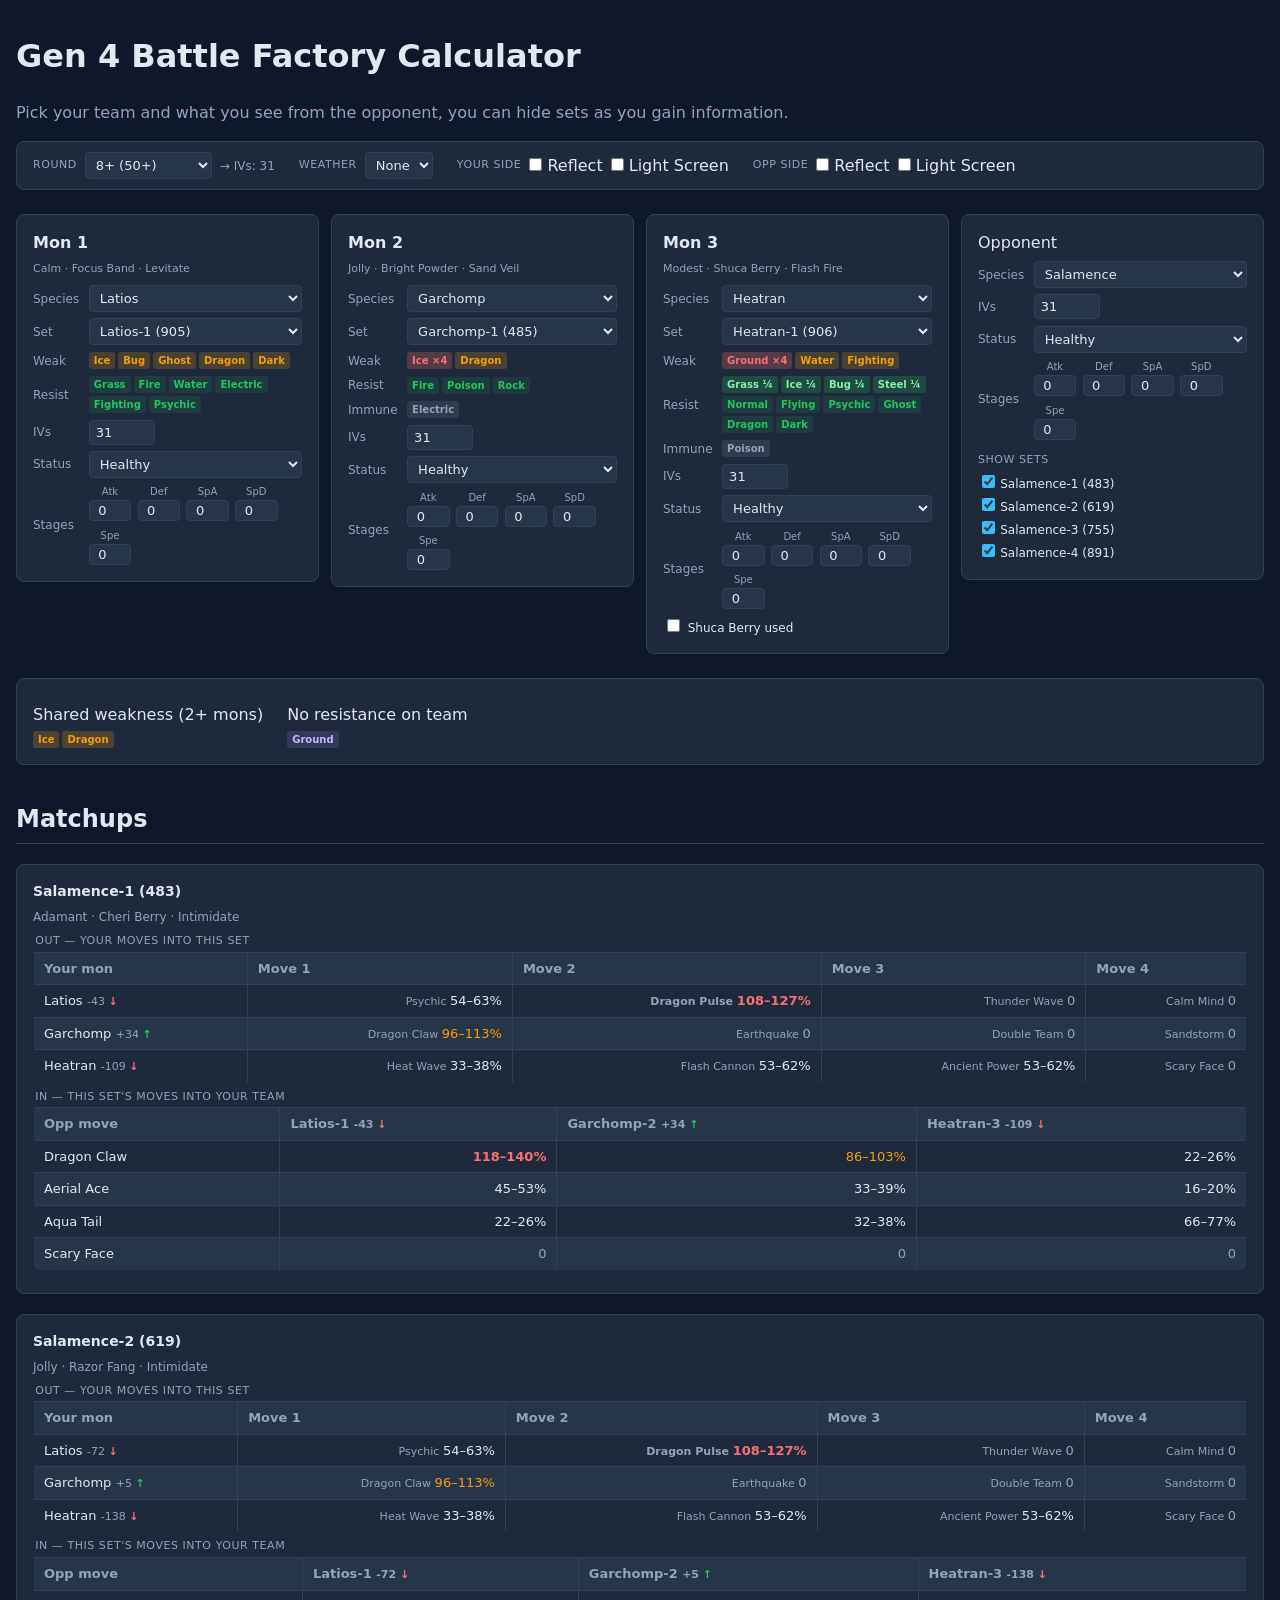
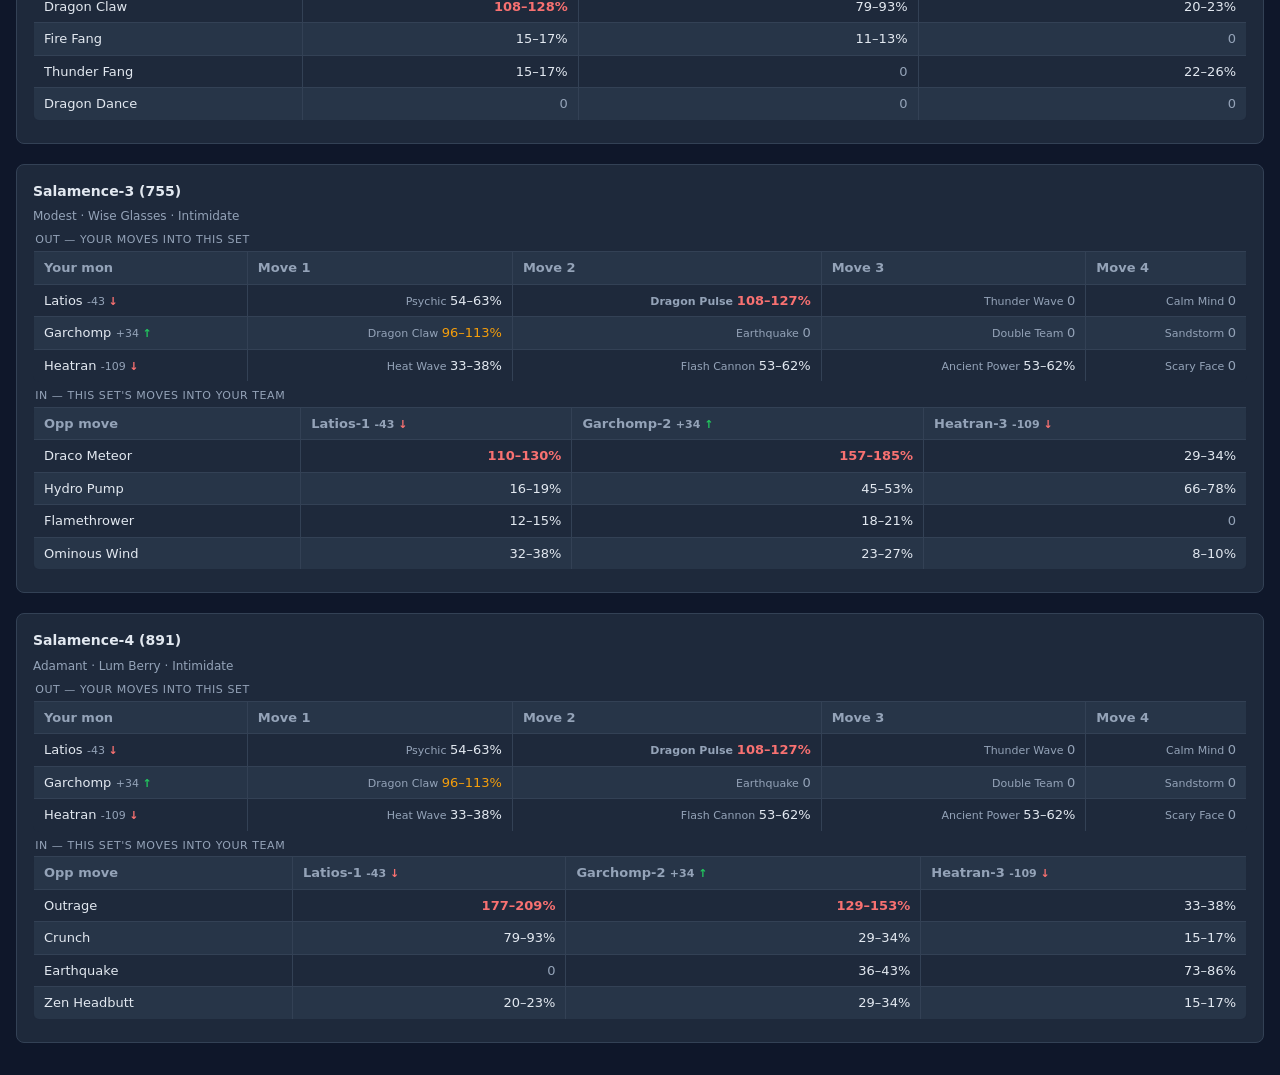
<file: webapp/index.html>
<!doctype html>
<html lang="en">
<head>
  <meta charset="utf-8">
  <title>Gen 4 Battle Factory Calculator</title>
  <link rel="icon" type="image/png" href="favicon.png">
  <link rel="stylesheet" href="styles.css">
  <style>
    /* layout-only overrides; palette comes from styles.css */
    body { max-width: 1400px; }
    /* 4 cards side-by-side: 3 of your mons (75%) + opponent (25%). */
    .layout {
      display: grid;
      grid-template-columns: 1fr 1fr 1fr 1fr;
      gap: 0.75em;
      align-items: start;
    }
    .layout .opp-card { grid-column: 4; }
    @media (max-width: 1100px) {
      .layout { grid-template-columns: 1fr 1fr; }
      .layout .opp-card { grid-column: auto; }
    }
    @media (max-width: 700px) {
      .layout { grid-template-columns: 1fr; }
    }
    .mon-card {
      display: grid;
      grid-template-columns: auto 1fr;
      gap: 0.4em 0.6em;
      align-items: center;
    }
    .mon-card .label { color: var(--text-dim); font-size: 12px; }
    .mon-card .head  { display: flex; gap: 0.5em; align-items: center; }
    .mon-card .head .title { font-weight: 600; }
    .mon-card select, .mon-card input { width: 100%; }
    .results-empty { color: var(--text-dim); padding: 2em 0; text-align: center; }
    .opp-block { margin-top: 1.25em; }
    .opp-block h3 { margin: 0 0 0.4em 0; font-size: 14px; }
    .opp-block .meta { color: var(--text-dim); font-size: 12px; margin-bottom: 0.6em; }
    .opp-block table { margin-bottom: 0.5em; font-size: 12px; }
    .opp-block table caption {
      caption-side: top;
      text-align: left;
      color: var(--text-dim);
      font-size: 11px;
      padding: 0 0 0.2em 0.2em;
      letter-spacing: 0.05em;
      text-transform: uppercase;
    }
    /* Damage cell color coding */
    .dmg-ohko  { color: var(--bad); font-weight: 600; }
    .dmg-2hko  { color: var(--warn); }
    .dmg-some  { color: var(--text); }
    .dmg-none  { color: var(--text-dim); }
    .dmg-zero  { color: var(--text-dim); }
    .num { text-align: right; font-variant-numeric: tabular-nums; }
    /* Opp set filter */
    #opp-set-list { margin-top: 0.75em; }
    .opp-set-heading { color: var(--text-dim); font-size: 11px; text-transform: uppercase; letter-spacing: 0.05em; margin-bottom: 0.3em; }
    .opp-set-label { display: block; font-size: 12px; cursor: pointer; padding: 1px 0; }
    .opp-set-label input[type=checkbox] { margin-right: 0.4em; accent-color: var(--accent); }
    /* Stat stage row */
    .stage-row { display: flex; gap: 0.4em; flex-wrap: wrap; }
    .stage-cell { display: flex; flex-direction: column; align-items: center; gap: 1px; }
    .stage-lbl { font-size: 10px; color: var(--text-dim); }
    .stage-inp { width: 2.8em !important; text-align: center; padding: 2px 2px; }
    .iv-inp    { width: 4em   !important; }
    /* Speed indicators */
    .spd-fast { color: var(--ok); font-weight: 600; }
    .spd-slow { color: var(--bad); font-weight: 600; }
    .spd-tie  { color: var(--warn); font-weight: 600; }
    .spd      { font-size: 11px; color: var(--text-dim); margin-left: 0.4em; }
    /* Type matchup badges */
    .type-matchup { display: contents; }
    .type-matchup-row { display: flex; flex-wrap: wrap; gap: 3px; align-items: center; }
    .type-tag { padding: 1px 5px; border-radius: 3px; font-size: 10px; font-weight: 600; white-space: nowrap; }
    .type-tag-quad    { background: rgba(248,113,113,0.25); color: var(--bad); }
    .type-tag-double  { background: rgba(245,158,11,0.2);  color: var(--warn); }
    .type-tag-half    { background: rgba(34,197,94,0.12);   color: var(--ok); }
    .type-tag-quarter { background: rgba(34,197,94,0.22);   color: #86efac; }
    .type-tag-immune  { background: rgba(148,163,184,0.15); color: var(--text-dim); }
    /* Berry-used rows */
    .berry-used-row { grid-column: 1 / -1; font-size: 12px; }
    .berry-used-row label, .opp-berry-row label { cursor: pointer; }
    .berry-used-row input[type=checkbox], .opp-berry-row input[type=checkbox] { width: auto !important; margin-right: 0.3em; accent-color: var(--accent); }
    .opp-berry-row { font-size: 12px; color: var(--text-dim); margin-bottom: 0.5em; }
    /* Mon meta line (nature · item · ability) */
    .mon-meta { grid-column: 1 / -1; font-size: 11px; color: var(--text-dim); margin-bottom: 0.1em; }
    /* Field bar */
    .field-bar {
      display: flex;
      flex-wrap: wrap;
      gap: 1em 1.5em;
      align-items: center;
      padding: 0.6em 1em;
    }
    .field-bar label.grp { font-size: 11px; color: var(--text-dim); text-transform: uppercase; letter-spacing: 0.05em; }
    .field-bar .field-grp { display: flex; gap: 0.5em; align-items: center; }
    .field-bar .field-grp input[type=checkbox] { margin: 0; accent-color: var(--accent); }
    .field-bar .pill { font-size: 12px; color: var(--text-dim); }
    /* Team coverage card */
    .team-coverage-body { display: flex; flex-wrap: wrap; gap: 1.5em; margin-top: 0.5em; align-items: flex-start; }
    .team-coverage-col .label { display: block; margin-bottom: 0.3em; }
    .type-tag-shared3  { background: rgba(248,113,113,0.28); color: var(--bad); font-weight: 600; }
    .type-tag-shared2  { background: rgba(245,158,11,0.22);  color: var(--warn); }
    .type-tag-exposed  { background: rgba(147,112,219,0.2);  color: #c4b5fd; }
    .type-tag-ok       { background: rgba(34,197,94,0.12);   color: var(--ok); }
  </style>
</head>
<body>
  <h1>Gen 4 Battle Factory Calculator</h1>
  <p class="dim">
    Pick your team and what you see from the opponent, you can hide sets as you gain information.
  </p>

  <!-- Field state bar -->
  <div class="card field-bar">
    <div class="field-grp">
      <label class="grp" for="round-select">Round</label>
      <select id="round-select">
        <option value="1">1 (battles 1-7)</option>
        <option value="2">2 (8-14)</option>
        <option value="3">3 (15-21)</option>
        <option value="4">4 (22-28)</option>
        <option value="5">5 (29-35)</option>
        <option value="6">6 (36-42)</option>
        <option value="7">7 (43-49)</option>
        <option value="8" selected>8+ (50+)</option>
      </select>
      <span class="pill" id="round-iv-hint"></span>
    </div>
    <div class="field-grp">
      <label class="grp" for="weather-select">Weather</label>
      <select id="weather-select">
        <option value="">None</option>
        <option value="Sun">Sun</option>
        <option value="Rain">Rain</option>
        <option value="Sand">Sand</option>
        <option value="Hail">Hail</option>
      </select>
    </div>
    <div class="field-grp">
      <label class="grp">Your side</label>
      <label><input type="checkbox" id="your-reflect"> Reflect</label>
      <label><input type="checkbox" id="your-lscreen"> Light Screen</label>
    </div>
    <div class="field-grp">
      <label class="grp">Opp side</label>
      <label><input type="checkbox" id="opp-reflect"> Reflect</label>
      <label><input type="checkbox" id="opp-lscreen"> Light Screen</label>
    </div>
  </div>

  <div class="layout" id="layout-row">
    <!-- 3 attacker cards inserted here by app.js -->
    <!-- Opponent (4th column) -->
    <div class="card opp-card">
      <div class="head" style="margin-bottom:0.4em"><span class="title">Opponent</span></div>
      <div class="mon-card">
        <span class="label">Species</span>
        <select id="opp-species"></select>
        <span class="label">IVs</span>
        <input id="opp-ivs" type="number" min="0" max="31" value="31" class="iv-inp" />
        <span class="label">Status</span>
        <select id="opp-status">
          <option value="Healthy">Healthy</option>
          <option value="Burned">Burned</option>
          <option value="Paralyzed">Paralyzed</option>
          <option value="Poisoned">Poisoned</option>
          <option value="Badly Poisoned">Badly Poisoned</option>
        </select>
        <span class="label">Stages</span>
        <div class="stage-row" id="opp-stage-row"></div>
      </div>
      <div id="opp-set-list"></div>
    </div>
  </div>

  <div id="team-coverage" class="card" style="display:none; margin-top:0.75em;"></div>

  <h2>Matchups</h2>
  <div id="results"><p class="results-empty">Choose your team and an opponent species to see damage.</p></div>

  <!-- jQuery -->
  <script src="https://code.jquery.com/jquery-3.7.1.min.js"></script>

  <!-- Data -->
  <script src="lib/game_data/stat_data.js"></script>
  <script src="lib/game_data/nature_data.js"></script>
  <script src="lib/game_data/type_data.js"></script>
  <script src="lib/game_data/ability_data.js"></script>
  <script src="lib/game_data/item_data.js"></script>
  <script src="lib/game_data/move_data.js"></script>
  <script src="lib/game_data/pokedex.js"></script>
  <script src="lib/game_data/setdex_gen4_sets.js"></script>

  <!-- Gen 4 alias setup -->
  <script>
    var STATS              = STATS_GSC;
    var gameId             = 4;
    var gen                = 4;
    var pokedex            = POKEDEX_DPP;
    var setdex             = SETDEX_PHGSS;
    var typeChart          = TYPE_CHART_GSC;
    var moves              = MOVES_DPP;
    var items              = ITEMS_DPP;
    var abilities          = ABILITIES_DPP;
    var isNeutralizingGas  = false;
    var mode               = "one-vs-one";
  </script>

  <!-- Calc -->
  <script src="lib/damage_modern.js"></script>
  <script src="lib/damage_gen4.js"></script>

  <!-- Our factories + UI -->
  <script src="factory.js"></script>
  <script src="app.js"></script>
</body>
</html>
</file>
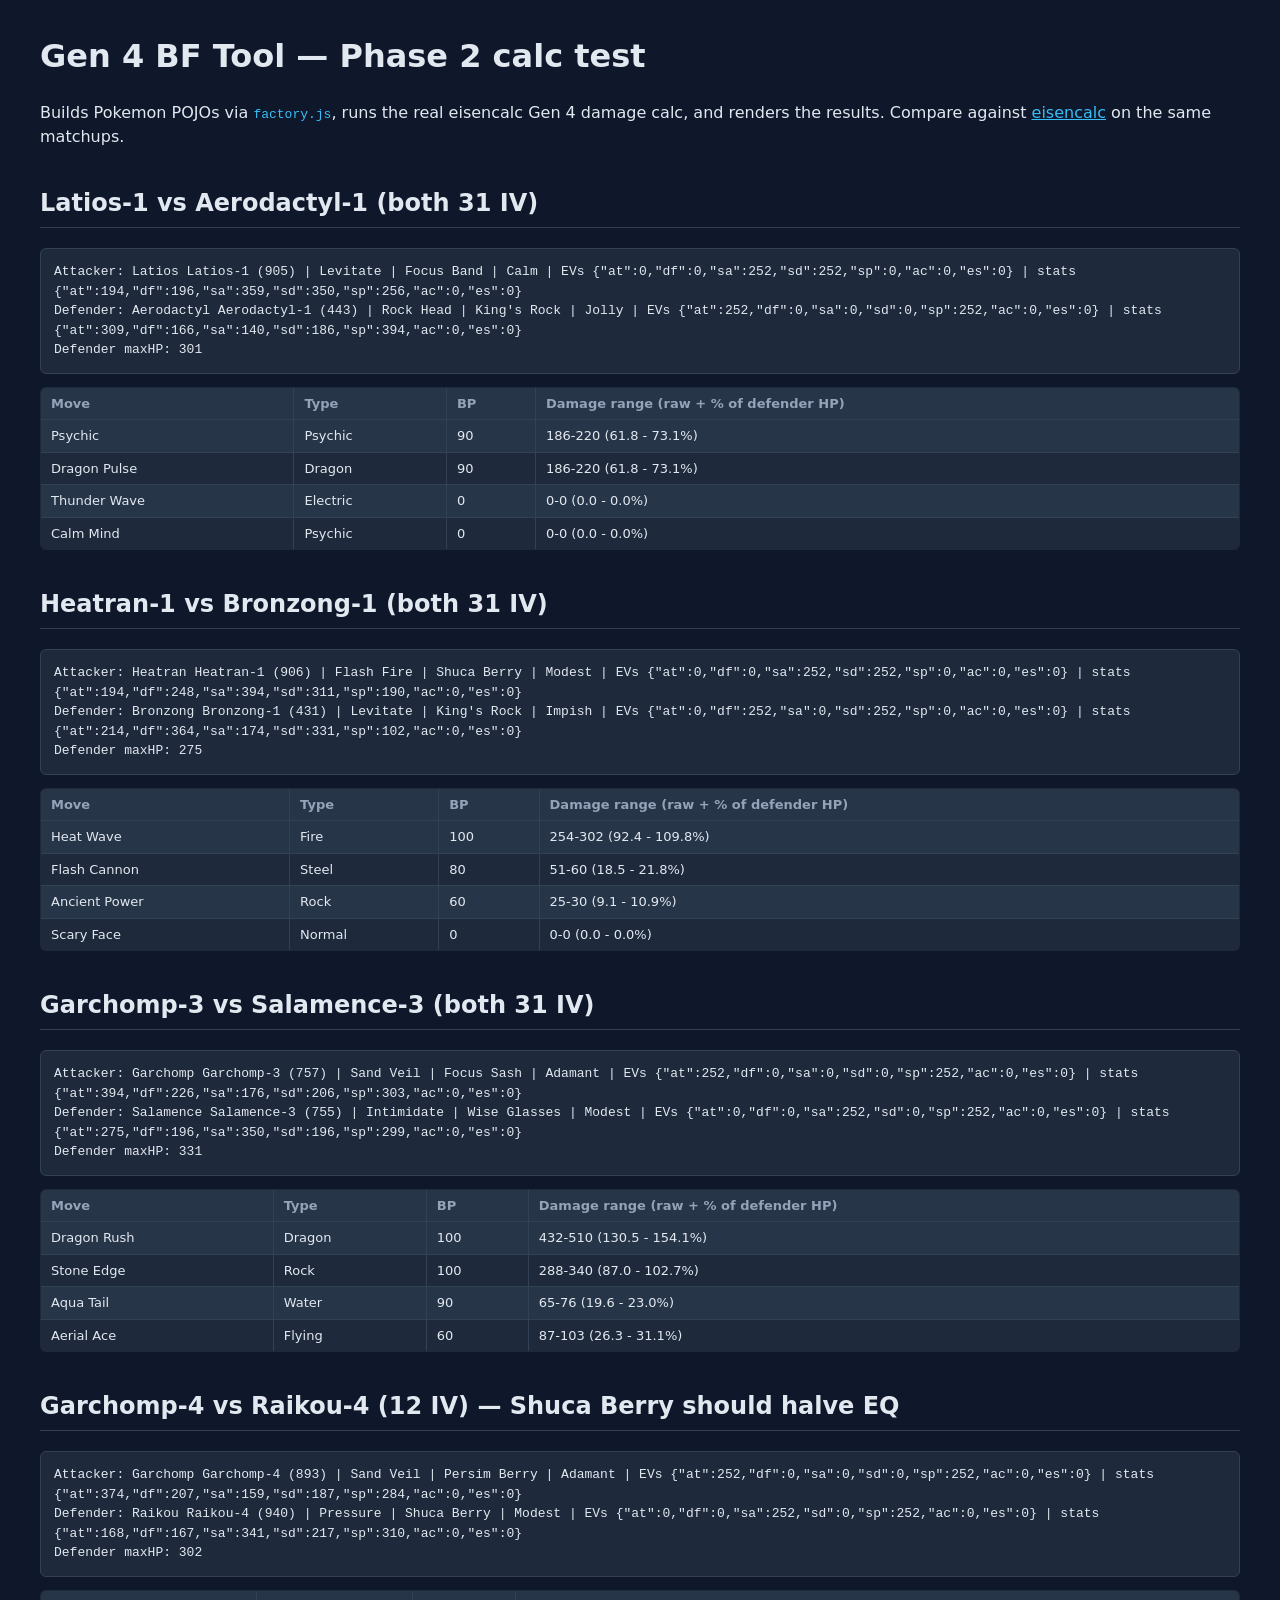
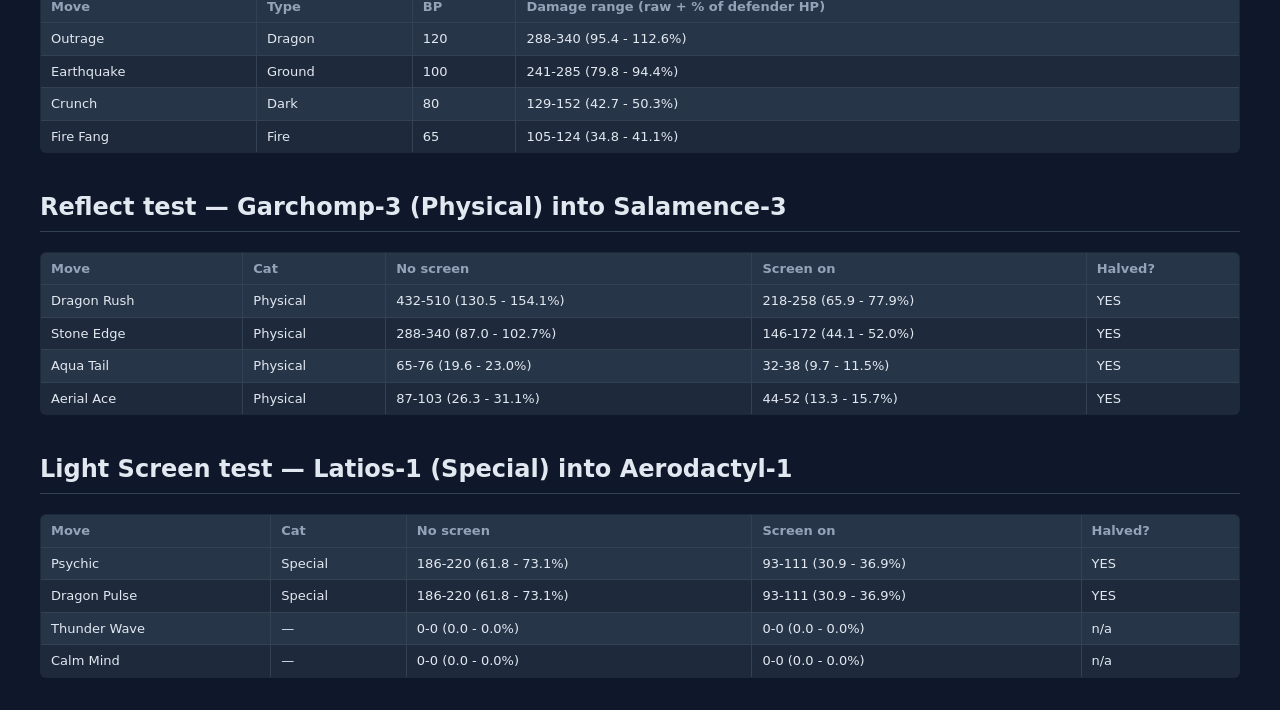
<file: webapp/calc-test.html>
<!doctype html>
<html lang="en">
<head>
  <meta charset="utf-8">
  <title>Gen 4 BF Tool — calc test</title>
  <link rel="stylesheet" href="styles.css">
</head>
<body>
<h1>Gen 4 BF Tool — Phase 2 calc test</h1>
<p>Builds Pokemon POJOs via <code>factory.js</code>, runs the real eisencalc
Gen 4 damage calc, and renders the results. Compare against
<a href="https://to-metrion.github.io/honkalculate.html" target="_blank">eisencalc</a> on the same matchups.</p>

<!-- jQuery -->
<script src="https://code.jquery.com/jquery-3.7.1.min.js"></script>

<!-- Data -->
<script src="lib/game_data/stat_data.js"></script>
<script src="lib/game_data/nature_data.js"></script>
<script src="lib/game_data/type_data.js"></script>
<script src="lib/game_data/ability_data.js"></script>
<script src="lib/game_data/item_data.js"></script>
<script src="lib/game_data/move_data.js"></script>
<script src="lib/game_data/pokedex.js"></script>
<script src="lib/game_data/setdex_gen4_sets.js"></script>

<!-- Gen 4 alias setup -->
<script>
  var STATS              = STATS_GSC;
  var gameId             = 4;
  var gen                = 4;
  var pokedex            = POKEDEX_DPP;
  var setdex             = SETDEX_PHGSS;
  var typeChart          = TYPE_CHART_GSC;
  var moves              = MOVES_DPP;
  var items              = ITEMS_DPP;
  var abilities          = ABILITIES_DPP;
  var isNeutralizingGas  = false;
  var mode               = "one-vs-one";
</script>

<!-- Calc -->
<script src="lib/damage_modern.js"></script>
<script src="lib/damage_gen4.js"></script>

<!-- Our factories -->
<script src="factory.js"></script>

<div id="out"></div>

<script>
(function () {
  var out = document.getElementById("out");

  function el(tag, props, children) {
    var n = document.createElement(tag);
    Object.assign(n, props || {});
    (children || []).forEach(function (c) {
      n.appendChild(typeof c === "string" ? document.createTextNode(c) : c);
    });
    return n;
  }

  function pokeHeader(p) {
    return p.name + " " + p.setName + " | " + p.ability + " | " + p.item +
      " | " + p.nature + " | EVs " + JSON.stringify(p.evs) +
      " | stats " + JSON.stringify(p.stats);
  }

  function summariseDamage(damage, defenderMaxHP) {
    if (!damage) return "—";
    if (typeof damage === "number") damage = [damage];
    if (!Array.isArray(damage) || damage.length === 0) return "—";
    var min = damage[0];
    var max = damage[damage.length - 1];
    var minPct = (100 * min / defenderMaxHP).toFixed(1);
    var maxPct = (100 * max / defenderMaxHP).toFixed(1);
    return min + "-" + max + " (" + minPct + " - " + maxPct + "%)";
  }

  function runMatchup(title, attackerOpts, defenderOpts) {
    var section = el("section");
    section.appendChild(el("h2", { textContent: title }));

    try {
      var att = Factory.makePokemon(attackerOpts);
      var def = Factory.makePokemon(defenderOpts);
      var field = Factory.makeField();

      section.appendChild(el("pre", { textContent:
        "Attacker: " + pokeHeader(att) + "\n" +
        "Defender: " + pokeHeader(def) + "\n" +
        "Defender maxHP: " + def.maxHP
      }));

      var results = CALCULATE_MOVES_OF_ATTACKER_PTHGSS(att, def, field);

      var tbl = el("table");
      var head = el("tr");
      ["Move", "Type", "BP", "Damage range (raw + % of defender HP)"].forEach(function (h) {
        head.appendChild(el("th", { textContent: h }));
      });
      tbl.appendChild(head);

      for (var i = 0; i < 4; i++) {
        var move = att.moves[i];
        var r = results[i];
        // r is typically {damage, description, ...}; .damage is an array of rolls
        var dmg = r && (r.damage !== undefined ? r.damage : r);
        var row = el("tr");
        row.appendChild(el("td", { textContent: move.name || "—" }));
        row.appendChild(el("td", { textContent: move.type || "—" }));
        row.appendChild(el("td", { textContent: move.bp != null ? String(move.bp) : "—" }));
        row.appendChild(el("td", { textContent: summariseDamage(dmg, def.maxHP) }));
        tbl.appendChild(row);
      }
      section.appendChild(tbl);
    } catch (err) {
      var pre = el("pre", { textContent: "ERROR: " + err.message + "\n" + (err.stack || "") });
      pre.className = "bad";
      section.appendChild(pre);
    }
    out.appendChild(section);
  }

  // Matchup A: 31-IV Latios-1 (specs, Modest? actually Calm) into Aerodactyl-1.
  runMatchup(
    "Latios-1 vs Aerodactyl-1 (both 31 IV)",
    { species: "Latios", setName: "Latios-1 (905)", ivs: 31 },
    { species: "Aerodactyl", setName: "Aerodactyl-1 (443)", ivs: 31 }
  );

  // Matchup B: Heatran-1 into Bronzong-1 (Steel / Steel-Psychic). Tests Earth Power vs Levitate etc.
  runMatchup(
    "Heatran-1 vs Bronzong-1 (both 31 IV)",
    { species: "Heatran", setName: "Heatran-1 (906)", ivs: 31 },
    { species: "Bronzong", setName: "Bronzong-1 (431)", ivs: 31 }
  );

  // Matchup C: Garchomp-3 into Salamence-3 (test outrage / draco / etc against dragon).
  runMatchup(
    "Garchomp-3 vs Salamence-3 (both 31 IV)",
    { species: "Garchomp", setName: "Garchomp-3 (757)", ivs: 31 },
    { species: "Salamence", setName: "Salamence-3 (755)", ivs: 31 }
  );

  // Matchup D: Garchomp-4 (EQ) into Raikou-4 (Shuca Berry) at 12 IV — EQ should be ~halved.
  runMatchup(
    "Garchomp-4 vs Raikou-4 (12 IV) — Shuca Berry should halve EQ",
    { species: "Garchomp", setName: "Garchomp-4 (893)", ivs: 12 },
    { species: "Raikou",   setName: "Raikou-4 (940)",   ivs: 12 }
  );

  // ---- Screen test ----
  // Uses Garchomp-3 (Physical attacker) vs Salamence-3 to verify Reflect halves Physical damage
  // and Latios-1 (Special attacker) vs Aerodactyl-1 to verify Light Screen halves Special damage.
  function runScreenTest(title, attackerOpts, defenderOpts, defenderSide) {
    var section = el("section");
    section.appendChild(el("h2", { textContent: title }));

    try {
      var att  = Factory.makePokemon(attackerOpts);
      var def  = Factory.makePokemon(defenderOpts);

      var fOff = Factory.makeField({ defenderSide: {} });
      var fOn  = Factory.makeField({ defenderSide: defenderSide });

      var rOff = CALCULATE_MOVES_OF_ATTACKER_PTHGSS(att, def, fOff);
      att = Factory.makePokemon(attackerOpts);
      def = Factory.makePokemon(defenderOpts);
      var rOn  = CALCULATE_MOVES_OF_ATTACKER_PTHGSS(att, def, fOn);

      var tbl  = el("table");
      var head = el("tr");
      ["Move", "Cat", "No screen", "Screen on", "Halved?"].forEach(function (h) {
        head.appendChild(el("th", { textContent: h }));
      });
      tbl.appendChild(head);

      for (var i = 0; i < 4; i++) {
        var move   = att.moves[i];
        var dmgOff = rOff[i] && (rOff[i].damage !== undefined ? rOff[i].damage : rOff[i]);
        var dmgOn  = rOn[i]  && (rOn[i].damage  !== undefined ? rOn[i].damage  : rOn[i]);
        var minOff = Array.isArray(dmgOff) ? dmgOff[0] : dmgOff;
        var minOn  = Array.isArray(dmgOn)  ? dmgOn[0]  : dmgOn;
        var row = el("tr");
        row.appendChild(el("td", { textContent: move.name || "—" }));
        row.appendChild(el("td", { textContent: move.category || "—" }));
        row.appendChild(el("td", { textContent: summariseDamage(dmgOff, def.maxHP) }));
        row.appendChild(el("td", { textContent: summariseDamage(dmgOn,  def.maxHP) }));
        var changed = (minOff !== minOn) ? "YES" : (move.category === "Status" || move.bp === 0) ? "n/a" : "NO ← BUG?";
        var td = el("td", { textContent: changed });
        if (changed === "NO ← BUG?") td.style.color = "red";
        row.appendChild(td);
        tbl.appendChild(row);
      }
      section.appendChild(tbl);
    } catch (err) {
      var pre = el("pre", { textContent: "ERROR: " + err.message + "\n" + (err.stack || "") });
      pre.className = "bad";
      section.appendChild(pre);
    }
    out.appendChild(section);
  }

  runScreenTest(
    "Reflect test — Garchomp-3 (Physical) into Salamence-3",
    { species: "Garchomp",  setName: "Garchomp-3 (757)",  ivs: 31 },
    { species: "Salamence", setName: "Salamence-3 (755)", ivs: 31 },
    { isReflect: true }
  );

  runScreenTest(
    "Light Screen test — Latios-1 (Special) into Aerodactyl-1",
    { species: "Latios",     setName: "Latios-1 (905)",     ivs: 31 },
    { species: "Aerodactyl", setName: "Aerodactyl-1 (443)", ivs: 31 },
    { isLightScreen: true }
  );
})();
</script>
</body>
</html>
</file>
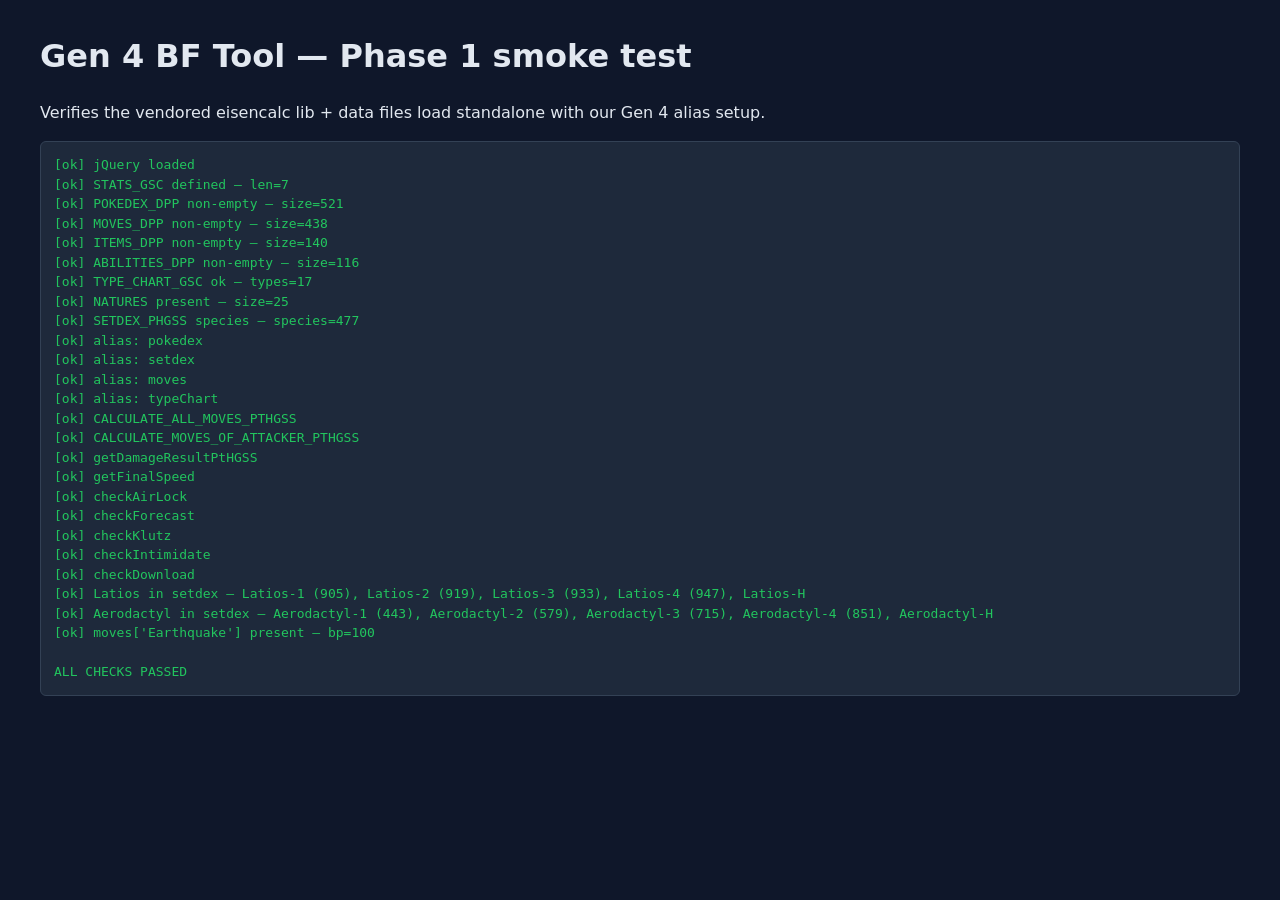
<file: webapp/smoke.html>
<!doctype html>
<html lang="en">
<head>
  <meta charset="utf-8">
  <title>Gen 4 BF Tool — smoke test</title>
  <link rel="stylesheet" href="styles.css">
</head>
<body>
<h1>Gen 4 BF Tool — Phase 1 smoke test</h1>
<p>Verifies the vendored eisencalc lib + data files load standalone with our Gen 4 alias setup.</p>
<pre id="log"></pre>

<!-- jQuery (data files use $.extend) -->
<script src="https://code.jquery.com/jquery-3.7.1.min.js"></script>

<!-- Data files -->
<script src="lib/game_data/stat_data.js"></script>
<script src="lib/game_data/nature_data.js"></script>
<script src="lib/game_data/type_data.js"></script>
<script src="lib/game_data/ability_data.js"></script>
<script src="lib/game_data/item_data.js"></script>
<script src="lib/game_data/move_data.js"></script>
<script src="lib/game_data/pokedex.js"></script>
<script src="lib/game_data/setdex_gen4_sets.js"></script>

<!-- Globals the calc reads from shared_calc.js. Set BEFORE loading the calc files. -->
<script>
  // Gen 4 alias setup (mirrors shared_calc.js gameId == 4 branch)
  var STATS              = STATS_GSC;
  var gameId             = 4;
  var gen                = 4;
  var pokedex            = POKEDEX_DPP;
  var setdex             = SETDEX_PHGSS;
  var typeChart          = TYPE_CHART_GSC;
  var moves              = MOVES_DPP;
  var items              = ITEMS_DPP;
  var abilities          = ABILITIES_DPP;
  var isNeutralizingGas  = false;
  var mode               = "one-vs-one";
</script>

<!-- Calc files -->
<script src="lib/damage_modern.js"></script>
<script src="lib/damage_gen4.js"></script>

<script>
(function () {
  var log = document.getElementById("log");
  var fails = 0;

  function check(name, cond, detail) {
    var line = (cond ? "[ok] " : "[FAIL] ") + name + (detail ? " — " + detail : "");
    var span = document.createElement("span");
    span.className = cond ? "ok" : "bad";
    span.textContent = line + "\n";
    log.appendChild(span);
    if (!cond) fails++;
  }

  function size(o) {
    if (Array.isArray(o)) return o.length;
    if (o && typeof o === "object") return Object.keys(o).length;
    return 0;
  }

  check("jQuery loaded",          typeof $ === "function" && !!$.extend);
  check("STATS_GSC defined",      Array.isArray(STATS_GSC),                "len=" + size(STATS_GSC));
  check("POKEDEX_DPP non-empty",  size(POKEDEX_DPP) > 100,                  "size=" + size(POKEDEX_DPP));
  check("MOVES_DPP non-empty",    size(MOVES_DPP) > 100,                    "size=" + size(MOVES_DPP));
  check("ITEMS_DPP non-empty",    size(ITEMS_DPP) > 50,                     "size=" + size(ITEMS_DPP));
  check("ABILITIES_DPP non-empty",size(ABILITIES_DPP) > 50,                 "size=" + size(ABILITIES_DPP));
  check("TYPE_CHART_GSC ok",      size(TYPE_CHART_GSC) >= 17,               "types=" + size(TYPE_CHART_GSC));
  check("NATURES present",        size(NATURES) === 25,                     "size=" + size(NATURES));
  check("SETDEX_PHGSS species",   size(SETDEX_PHGSS) > 100,                 "species=" + size(SETDEX_PHGSS));

  check("alias: pokedex",   pokedex === POKEDEX_DPP);
  check("alias: setdex",    setdex === SETDEX_PHGSS);
  check("alias: moves",     moves === MOVES_DPP);
  check("alias: typeChart", typeChart === TYPE_CHART_GSC);

  check("CALCULATE_ALL_MOVES_PTHGSS",       typeof CALCULATE_ALL_MOVES_PTHGSS === "function");
  check("CALCULATE_MOVES_OF_ATTACKER_PTHGSS", typeof CALCULATE_MOVES_OF_ATTACKER_PTHGSS === "function");
  check("getDamageResultPtHGSS",            typeof getDamageResultPtHGSS === "function");
  check("getFinalSpeed",                    typeof getFinalSpeed === "function");
  check("checkAirLock",                     typeof checkAirLock === "function");
  check("checkForecast",                    typeof checkForecast === "function");
  check("checkKlutz",                       typeof checkKlutz === "function");
  check("checkIntimidate",                  typeof checkIntimidate === "function");
  check("checkDownload",                    typeof checkDownload === "function");

  // Spot-check a couple of canonical sets
  var sample = setdex["Latios"];
  check("Latios in setdex", !!sample, sample ? Object.keys(sample).join(", ") : "");
  var aero = setdex["Aerodactyl"];
  check("Aerodactyl in setdex", !!aero, aero ? Object.keys(aero).join(", ") : "");

  // Move lookup for one BF-typical move
  check("moves['Earthquake'] present", !!moves["Earthquake"], moves["Earthquake"] ? "bp=" + moves["Earthquake"].bp : "");

  var tail = document.createElement("span");
  tail.className = fails ? "bad" : "ok";
  tail.textContent = "\n" + (fails ? fails + " FAILURES" : "ALL CHECKS PASSED") + "\n";
  log.appendChild(tail);
})();
</script>

</body>
</html>
</file>
<file: webapp/styles.css>
/* Shared dark-mode palette for the Gen 4 BF tool */

:root {
  --bg:        #0f172a;   /* page background — deep slate */
  --surface:   #1e293b;   /* panels / cards */
  --surface-2: #273548;   /* nested / striped rows */
  --border:    #334155;   /* subtle separators */
  --text:      #e2e8f0;   /* primary text */
  --text-dim:  #94a3b8;   /* secondary text */
  --accent:    #38bdf8;   /* highlights, links, focused inputs */
  --ok:        #22c55e;
  --bad:       #f87171;
  --warn:      #f59e0b;
}

html, body {
  background: var(--bg);
  color: var(--text);
  font-family: system-ui, -apple-system, "Segoe UI", Roboto, sans-serif;
}

body {
  max-width: 1200px;
  margin: 2em auto;
  padding: 0 1em;
  line-height: 1.5;
}

h1, h2, h3, h4 { color: var(--text); }
h2 { margin-top: 1.5em; border-bottom: 1px solid var(--border); padding-bottom: 0.25em; }

a              { color: var(--accent); }
a:hover        { color: #7dd3fc; }

pre {
  background: var(--surface);
  border: 1px solid var(--border);
  color: var(--text);
  padding: 1em;
  white-space: pre-wrap;
  font-size: 13px;
  border-radius: 6px;
}

code { color: var(--accent); }

table {
  border-collapse: collapse;
  width: 100%;
  background: var(--surface);
  border: 1px solid var(--border);
  border-radius: 6px;
  overflow: hidden;
}
td, th {
  border: 1px solid var(--border);
  padding: 6px 10px;
  font-size: 13px;
  text-align: left;
}
th  { background: var(--surface-2); color: var(--text-dim); font-weight: 600; }
tr:nth-child(even) td { background: var(--surface-2); }

input, select, button {
  background: var(--surface-2);
  color: var(--text);
  border: 1px solid var(--border);
  border-radius: 4px;
  padding: 4px 6px;
  font-size: 13px;
  font-family: inherit;
}
input:focus, select:focus, button:focus {
  outline: 2px solid var(--accent);
  outline-offset: -2px;
}
button {
  cursor: pointer;
  background: var(--accent);
  color: var(--bg);
  font-weight: 600;
}
button:hover { filter: brightness(1.1); }

.card {
  background: var(--surface);
  border: 1px solid var(--border);
  border-radius: 8px;
  padding: 1em;
  margin: 0.75em 0;
}

.dim  { color: var(--text-dim); }
.ok   { color: var(--ok); }
.bad  { color: var(--bad); font-weight: bold; }
.warn { color: var(--warn); }
</file>
